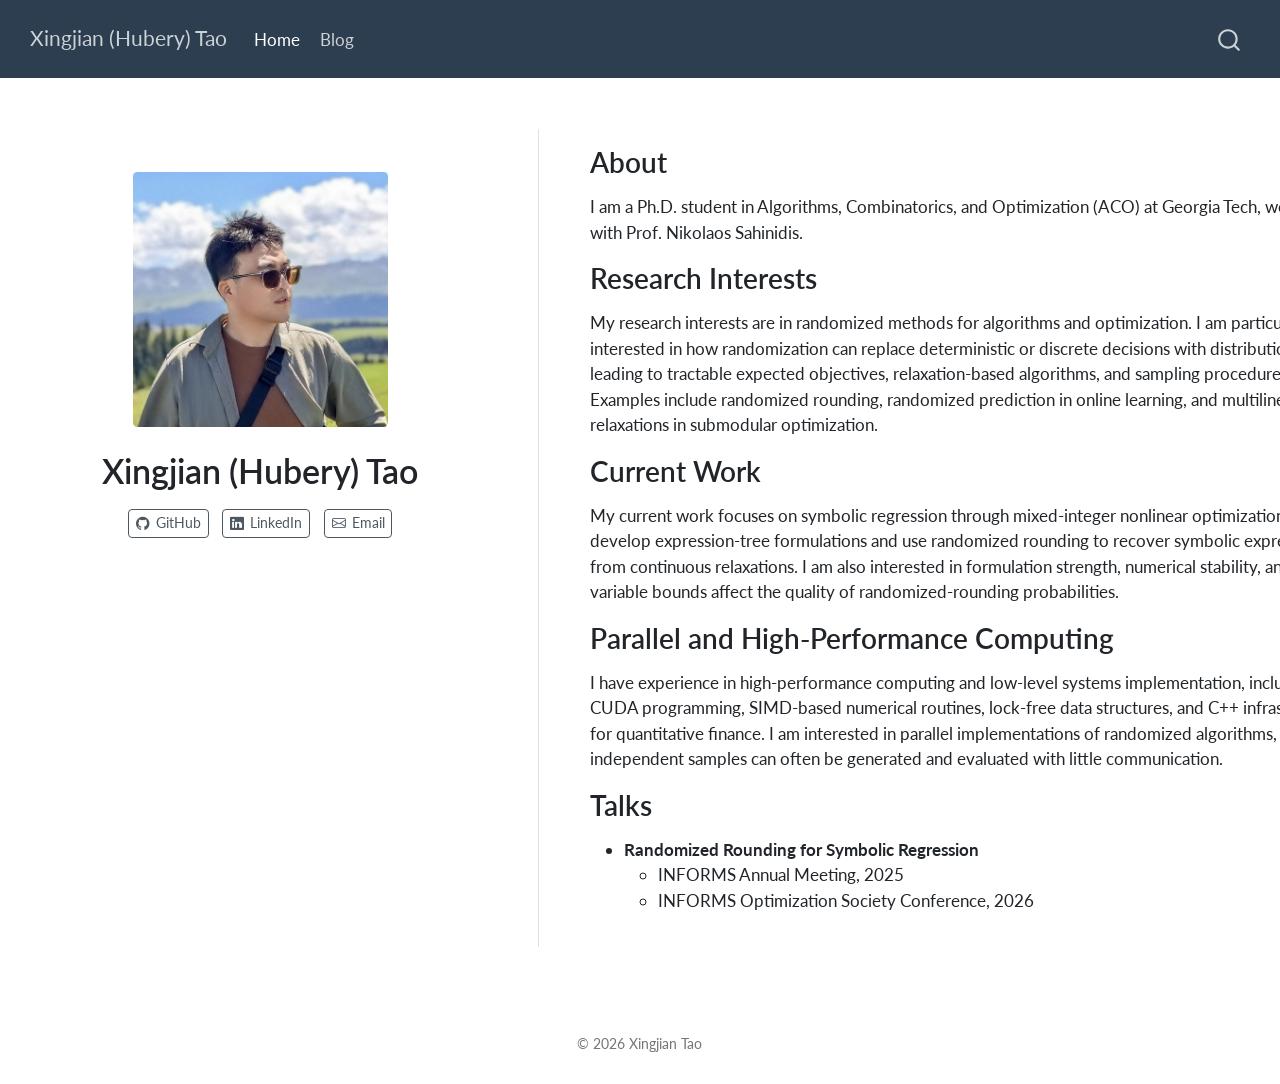
<file: docs/index.html>
<!DOCTYPE html>
<html xmlns="http://www.w3.org/1999/xhtml" lang="en" xml:lang="en"><head>

<meta charset="utf-8">
<meta name="generator" content="quarto-1.9.37">

<meta name="viewport" content="width=device-width, initial-scale=1.0, user-scalable=yes">


<title>Xingjian (Hubery) Tao</title>
<style>
/* Default styles provided by pandoc.
** See https://pandoc.org/MANUAL.html#variables-for-html for config info.
*/
code{white-space: pre-wrap;}
span.smallcaps{font-variant: small-caps;}
div.columns{display: flex; gap: min(4vw, 1.5em);}
div.column{flex: auto; overflow-x: auto;}
div.hanging-indent{margin-left: 1.5em; text-indent: -1.5em;}
ul.task-list{list-style: none;}
ul.task-list li input[type="checkbox"] {
  width: 0.8em;
  margin: 0 0.8em 0.2em -1em; /* quarto-specific, see https://github.com/quarto-dev/quarto-cli/issues/4556 */ 
  vertical-align: middle;
}
</style>


<script src="site_libs/quarto-nav/quarto-nav.js"></script>
<script src="site_libs/quarto-nav/headroom.min.js"></script>
<script src="site_libs/clipboard/clipboard.min.js"></script>
<script src="site_libs/quarto-search/autocomplete.umd.js"></script>
<script src="site_libs/quarto-search/fuse.min.js"></script>
<script src="site_libs/quarto-search/quarto-search.js"></script>
<meta name="quarto:offset" content="./">
<script src="site_libs/quarto-html/quarto.js" type="module"></script>
<script src="site_libs/quarto-html/tabsets/tabsets.js" type="module"></script>
<script src="site_libs/quarto-html/popper.min.js"></script>
<script src="site_libs/quarto-html/tippy.umd.min.js"></script>
<link href="site_libs/quarto-html/tippy.css" rel="stylesheet">
<link href="site_libs/quarto-html/quarto-syntax-highlighting-7f8f88aac4f3542376d5c11b86a4c14d.css" rel="stylesheet" id="quarto-text-highlighting-styles">
<script src="site_libs/bootstrap/bootstrap.min.js"></script>
<link href="site_libs/bootstrap/bootstrap-icons.css" rel="stylesheet">
<link href="site_libs/bootstrap/bootstrap-6033a600180109c3731f6a886c29932c.min.css" rel="stylesheet" append-hash="true" id="quarto-bootstrap" data-mode="light">
<script id="quarto-search-options" type="application/json">{
  "location": "navbar",
  "copy-button": false,
  "collapse-after": 3,
  "panel-placement": "end",
  "type": "overlay",
  "limit": 50,
  "keyboard-shortcut": [
    "f",
    "/",
    "s"
  ],
  "show-item-context": false,
  "language": {
    "search-no-results-text": "No results",
    "search-matching-documents-text": "matching documents",
    "search-copy-link-title": "Copy link to search",
    "search-hide-matches-text": "Hide additional matches",
    "search-more-match-text": "more match in this document",
    "search-more-matches-text": "more matches in this document",
    "search-clear-button-title": "Clear",
    "search-text-placeholder": "",
    "search-detached-cancel-button-title": "Cancel",
    "search-submit-button-title": "Submit",
    "search-label": "Search"
  }
}</script>


<link rel="stylesheet" href="styles.css">
</head>

<body class="nav-fixed quarto-light">

<div id="quarto-search-results"></div>
  <header id="quarto-header" class="headroom fixed-top">
    <nav class="navbar navbar-expand-lg " data-bs-theme="dark">
      <div class="navbar-container container-fluid">
      <div class="navbar-brand-container mx-auto">
    <a class="navbar-brand" href="./index.html">
    <span class="navbar-title">Xingjian (Hubery) Tao</span>
    </a>
  </div>
            <div id="quarto-search" class="" title="Search"></div>
          <button class="navbar-toggler" type="button" data-bs-toggle="collapse" data-bs-target="#navbarCollapse" aria-controls="navbarCollapse" role="menu" aria-expanded="false" aria-label="Toggle navigation" onclick="if (window.quartoToggleHeadroom) { window.quartoToggleHeadroom(); }">
  <span class="navbar-toggler-icon"></span>
</button>
          <div class="collapse navbar-collapse" id="navbarCollapse">
            <ul class="navbar-nav navbar-nav-scroll me-auto">
  <li class="nav-item">
    <a class="nav-link active" href="./index.html" aria-current="page"> 
<span class="menu-text">Home</span></a>
  </li>  
  <li class="nav-item">
    <a class="nav-link" href="./blog.html"> 
<span class="menu-text">Blog</span></a>
  </li>  
</ul>
          </div> <!-- /navcollapse -->
            <div class="quarto-navbar-tools">
</div>
      </div> <!-- /container-fluid -->
    </nav>
</header>
<!-- content -->
<div id="quarto-content" class="quarto-container page-columns page-rows-contents page-layout-full page-navbar">
<!-- sidebar -->
<!-- margin-sidebar -->
    
<!-- main -->
<div class="quarto-about-trestles page-columns page-full column-body">
  <div class="about-entity">
    <img src="figs/travel_avatar.jpg" class="about-image
  rounded " style="width: 15em;">
<header id="title-block-header" class="quarto-title-block default">
<div class="quarto-title">
<h1 class="title">Xingjian (Hubery) Tao</h1>
</div>
<div class="quarto-title-meta column-body">
  </div>
</header>
    <div class="about-links">
  <a href="https://github.com/hubery-tao" class="about-link" rel="" target="">
    <i class="bi bi-github"></i>
     <span class="about-link-text">GitHub</span>
  </a>
  <a href="https://www.linkedin.com/in/hubery-tao/" class="about-link" rel="" target="">
    <i class="bi bi-linkedin"></i>
     <span class="about-link-text">LinkedIn</span>
  </a>
  <a href="mailto:huberytao@outlook.com" class="about-link" rel="" target="">
    <i class="bi bi-envelope"></i>
     <span class="about-link-text">Email</span>
  </a>
</div>
  </div>
  <div class="about-contents page-columns page-full"><main class="content page-columns page-full column-body" id="quarto-document-content">
<div class="column-page">
<section id="about" class="level2">
<h2 data-anchor-id="about">About</h2>
<p>I am a Ph.D.&nbsp;student in Algorithms, Combinatorics, and Optimization (ACO) at Georgia Tech, working with Prof.&nbsp;Nikolaos Sahinidis.</p>
</section>
<section id="research-interests" class="level2">
<h2 data-anchor-id="research-interests">Research Interests</h2>
<p>My research interests are in randomized methods for algorithms and optimization. I am particularly interested in how randomization can replace deterministic or discrete decisions with distributions, leading to tractable expected objectives, relaxation-based algorithms, and sampling procedures. Examples include randomized rounding, randomized prediction in online learning, and multilinear relaxations in submodular optimization.</p>
</section>
<section id="current-work" class="level2">
<h2 data-anchor-id="current-work">Current Work</h2>
<p>My current work focuses on symbolic regression through mixed-integer nonlinear optimization. I develop expression-tree formulations and use randomized rounding to recover symbolic expressions from continuous relaxations. I am also interested in formulation strength, numerical stability, and how variable bounds affect the quality of randomized-rounding probabilities.</p>
</section>
<section id="parallel-and-high-performance-computing" class="level2">
<h2 data-anchor-id="parallel-and-high-performance-computing">Parallel and High-Performance Computing</h2>
<p>I have experience in high-performance computing and low-level systems implementation, including CUDA programming, SIMD-based numerical routines, lock-free data structures, and C++ infrastructure for quantitative finance. I am interested in parallel implementations of randomized algorithms, where independent samples can often be generated and evaluated with little communication.</p>
</section>
<section id="talks" class="level2">
<h2 data-anchor-id="talks">Talks</h2>
<ul>
<li><strong>Randomized Rounding for Symbolic Regression</strong>
<ul>
<li>INFORMS Annual Meeting, 2025</li>
<li>INFORMS Optimization Society Conference, 2026</li>
</ul></li>
</ul>
</section>
</div>


</main></div>
</div>
 <!-- /main -->
<script id="quarto-html-after-body" type="application/javascript">
  window.document.addEventListener("DOMContentLoaded", function (event) {
    const isCodeAnnotation = (el) => {
      for (const clz of el.classList) {
        if (clz.startsWith('code-annotation-')) {                     
          return true;
        }
      }
      return false;
    }
    const onCopySuccess = function(e) {
      // button target
      const button = e.trigger;
      // don't keep focus
      button.blur();
      // flash "checked"
      button.classList.add('code-copy-button-checked');
      var currentTitle = button.getAttribute("title");
      button.setAttribute("title", "Copied!");
      let tooltip;
      if (window.bootstrap) {
        button.setAttribute("data-bs-toggle", "tooltip");
        button.setAttribute("data-bs-placement", "left");
        button.setAttribute("data-bs-title", "Copied!");
        tooltip = new bootstrap.Tooltip(button, 
          { trigger: "manual", 
            customClass: "code-copy-button-tooltip",
            offset: [0, -8]});
        tooltip.show();    
      }
      setTimeout(function() {
        if (tooltip) {
          tooltip.hide();
          button.removeAttribute("data-bs-title");
          button.removeAttribute("data-bs-toggle");
          button.removeAttribute("data-bs-placement");
        }
        button.setAttribute("title", currentTitle);
        button.classList.remove('code-copy-button-checked');
      }, 1000);
      // clear code selection
      e.clearSelection();
    }
    const getTextToCopy = function(trigger) {
      const outerScaffold = trigger.parentElement.cloneNode(true);
      const codeEl = outerScaffold.querySelector('code');
      for (const childEl of codeEl.children) {
        if (isCodeAnnotation(childEl)) {
          childEl.remove();
        }
      }
      return codeEl.innerText;
    }
    const clipboard = new window.ClipboardJS('.code-copy-button:not([data-in-quarto-modal])', {
      text: getTextToCopy
    });
    clipboard.on('success', onCopySuccess);
    if (window.document.getElementById('quarto-embedded-source-code-modal')) {
      const clipboardModal = new window.ClipboardJS('.code-copy-button[data-in-quarto-modal]', {
        text: getTextToCopy,
        container: window.document.getElementById('quarto-embedded-source-code-modal')
      });
      clipboardModal.on('success', onCopySuccess);
    }
      var localhostRegex = new RegExp(/^(?:http|https):\/\/localhost\:?[0-9]*\//);
      var mailtoRegex = new RegExp(/^mailto:/);
        var filterRegex = new RegExp("https:\/\/hubery-tao\.github\.io");
      var isInternal = (href) => {
          return filterRegex.test(href) || localhostRegex.test(href) || mailtoRegex.test(href);
      }
      // Inspect non-navigation links and adorn them if external
     var links = window.document.querySelectorAll('a[href]:not(.nav-link):not(.navbar-brand):not(.toc-action):not(.sidebar-link):not(.sidebar-item-toggle):not(.pagination-link):not(.no-external):not([aria-hidden]):not(.dropdown-item):not(.quarto-navigation-tool):not(.about-link)');
      for (var i=0; i<links.length; i++) {
        const link = links[i];
        if (!isInternal(link.href)) {
          // undo the damage that might have been done by quarto-nav.js in the case of
          // links that we want to consider external
          if (link.dataset.originalHref !== undefined) {
            link.href = link.dataset.originalHref;
          }
        }
      }
    function tippyHover(el, contentFn, onTriggerFn, onUntriggerFn) {
      const config = {
        allowHTML: true,
        maxWidth: 500,
        delay: 100,
        arrow: false,
        appendTo: function(el) {
            return el.parentElement;
        },
        interactive: true,
        interactiveBorder: 10,
        theme: 'quarto',
        placement: 'bottom-start',
      };
      if (contentFn) {
        config.content = contentFn;
      }
      if (onTriggerFn) {
        config.onTrigger = onTriggerFn;
      }
      if (onUntriggerFn) {
        config.onUntrigger = onUntriggerFn;
      }
      window.tippy(el, config); 
    }
    const noterefs = window.document.querySelectorAll('a[role="doc-noteref"]');
    for (var i=0; i<noterefs.length; i++) {
      const ref = noterefs[i];
      tippyHover(ref, function() {
        // use id or data attribute instead here
        let href = ref.getAttribute('data-footnote-href') || ref.getAttribute('href');
        try { href = new URL(href).hash; } catch {}
        const id = href.replace(/^#\/?/, "");
        const note = window.document.getElementById(id);
        if (note) {
          return note.innerHTML;
        } else {
          return "";
        }
      });
    }
    const xrefs = window.document.querySelectorAll('a.quarto-xref');
    const processXRef = (id, note) => {
      // Strip column container classes
      const stripColumnClz = (el) => {
        el.classList.remove("page-full", "page-columns");
        if (el.children) {
          for (const child of el.children) {
            stripColumnClz(child);
          }
        }
      }
      stripColumnClz(note)
      if (id === null || id.startsWith('sec-')) {
        // Special case sections, only their first couple elements
        const container = document.createElement("div");
        if (note.children && note.children.length > 2) {
          container.appendChild(note.children[0].cloneNode(true));
          for (let i = 1; i < note.children.length; i++) {
            const child = note.children[i];
            if (child.tagName === "P" && child.innerText === "") {
              continue;
            } else {
              container.appendChild(child.cloneNode(true));
              break;
            }
          }
          if (window.Quarto?.typesetMath) {
            window.Quarto.typesetMath(container);
          }
          return container.innerHTML
        } else {
          if (window.Quarto?.typesetMath) {
            window.Quarto.typesetMath(note);
          }
          return note.innerHTML;
        }
      } else {
        // Remove any anchor links if they are present
        const anchorLink = note.querySelector('a.anchorjs-link');
        if (anchorLink) {
          anchorLink.remove();
        }
        if (window.Quarto?.typesetMath) {
          window.Quarto.typesetMath(note);
        }
        if (note.classList.contains("callout")) {
          return note.outerHTML;
        } else {
          return note.innerHTML;
        }
      }
    }
    for (var i=0; i<xrefs.length; i++) {
      const xref = xrefs[i];
      tippyHover(xref, undefined, function(instance) {
        instance.disable();
        let url = xref.getAttribute('href');
        let hash = undefined; 
        if (url.startsWith('#')) {
          hash = url;
        } else {
          try { hash = new URL(url).hash; } catch {}
        }
        if (hash) {
          const id = hash.replace(/^#\/?/, "");
          const note = window.document.getElementById(id);
          if (note !== null) {
            try {
              const html = processXRef(id, note.cloneNode(true));
              instance.setContent(html);
            } finally {
              instance.enable();
              instance.show();
            }
          } else {
            // See if we can fetch this
            fetch(url.split('#')[0])
            .then(res => res.text())
            .then(html => {
              const parser = new DOMParser();
              const htmlDoc = parser.parseFromString(html, "text/html");
              const note = htmlDoc.getElementById(id);
              if (note !== null) {
                const html = processXRef(id, note);
                instance.setContent(html);
              } 
            }).finally(() => {
              instance.enable();
              instance.show();
            });
          }
        } else {
          // See if we can fetch a full url (with no hash to target)
          // This is a special case and we should probably do some content thinning / targeting
          fetch(url)
          .then(res => res.text())
          .then(html => {
            const parser = new DOMParser();
            const htmlDoc = parser.parseFromString(html, "text/html");
            const note = htmlDoc.querySelector('main.content');
            if (note !== null) {
              // This should only happen for chapter cross references
              // (since there is no id in the URL)
              // remove the first header
              if (note.children.length > 0 && note.children[0].tagName === "HEADER") {
                note.children[0].remove();
              }
              const html = processXRef(null, note);
              instance.setContent(html);
            } 
          }).finally(() => {
            instance.enable();
            instance.show();
          });
        }
      }, function(instance) {
      });
    }
        let selectedAnnoteEl;
        const selectorForAnnotation = ( cell, annotation) => {
          let cellAttr = 'data-code-cell="' + cell + '"';
          let lineAttr = 'data-code-annotation="' +  annotation + '"';
          const selector = 'span[' + cellAttr + '][' + lineAttr + ']';
          return selector;
        }
        const selectCodeLines = (annoteEl) => {
          const doc = window.document;
          const targetCell = annoteEl.getAttribute("data-target-cell");
          const targetAnnotation = annoteEl.getAttribute("data-target-annotation");
          const annoteSpan = window.document.querySelector(selectorForAnnotation(targetCell, targetAnnotation));
          const lines = annoteSpan.getAttribute("data-code-lines").split(",");
          const lineIds = lines.map((line) => {
            return targetCell + "-" + line;
          })
          let top = null;
          let height = null;
          let parent = null;
          if (lineIds.length > 0) {
              //compute the position of the single el (top and bottom and make a div)
              const el = window.document.getElementById(lineIds[0]);
              top = el.offsetTop;
              height = el.offsetHeight;
              parent = el.parentElement.parentElement;
            if (lineIds.length > 1) {
              const lastEl = window.document.getElementById(lineIds[lineIds.length - 1]);
              const bottom = lastEl.offsetTop + lastEl.offsetHeight;
              height = bottom - top;
            }
            if (top !== null && height !== null && parent !== null) {
              // cook up a div (if necessary) and position it 
              let div = window.document.getElementById("code-annotation-line-highlight");
              if (div === null) {
                div = window.document.createElement("div");
                div.setAttribute("id", "code-annotation-line-highlight");
                div.style.position = 'absolute';
                parent.appendChild(div);
              }
              div.style.top = top - 2 + "px";
              div.style.height = height + 4 + "px";
              div.style.left = 0;
              let gutterDiv = window.document.getElementById("code-annotation-line-highlight-gutter");
              if (gutterDiv === null) {
                gutterDiv = window.document.createElement("div");
                gutterDiv.setAttribute("id", "code-annotation-line-highlight-gutter");
                gutterDiv.style.position = 'absolute';
                const codeCell = window.document.getElementById(targetCell);
                const gutter = codeCell.querySelector('.code-annotation-gutter');
                gutter.appendChild(gutterDiv);
              }
              gutterDiv.style.top = top - 2 + "px";
              gutterDiv.style.height = height + 4 + "px";
            }
            selectedAnnoteEl = annoteEl;
          }
        };
        const unselectCodeLines = () => {
          const elementsIds = ["code-annotation-line-highlight", "code-annotation-line-highlight-gutter"];
          elementsIds.forEach((elId) => {
            const div = window.document.getElementById(elId);
            if (div) {
              div.remove();
            }
          });
          selectedAnnoteEl = undefined;
        };
          // Handle positioning of the toggle
      window.addEventListener(
        "resize",
        throttle(() => {
          elRect = undefined;
          if (selectedAnnoteEl) {
            selectCodeLines(selectedAnnoteEl);
          }
        }, 10)
      );
      function throttle(fn, ms) {
      let throttle = false;
      let timer;
        return (...args) => {
          if(!throttle) { // first call gets through
              fn.apply(this, args);
              throttle = true;
          } else { // all the others get throttled
              if(timer) clearTimeout(timer); // cancel #2
              timer = setTimeout(() => {
                fn.apply(this, args);
                timer = throttle = false;
              }, ms);
          }
        };
      }
        // Attach click handler to the DT
        const annoteDls = window.document.querySelectorAll('dt[data-target-cell]');
        for (const annoteDlNode of annoteDls) {
          annoteDlNode.addEventListener('click', (event) => {
            const clickedEl = event.target;
            if (clickedEl !== selectedAnnoteEl) {
              unselectCodeLines();
              const activeEl = window.document.querySelector('dt[data-target-cell].code-annotation-active');
              if (activeEl) {
                activeEl.classList.remove('code-annotation-active');
              }
              selectCodeLines(clickedEl);
              clickedEl.classList.add('code-annotation-active');
            } else {
              // Unselect the line
              unselectCodeLines();
              clickedEl.classList.remove('code-annotation-active');
            }
          });
        }
    const findCites = (el) => {
      const parentEl = el.parentElement;
      if (parentEl) {
        const cites = parentEl.dataset.cites;
        if (cites) {
          return {
            el,
            cites: cites.split(' ')
          };
        } else {
          return findCites(el.parentElement)
        }
      } else {
        return undefined;
      }
    };
    var bibliorefs = window.document.querySelectorAll('a[role="doc-biblioref"]');
    for (var i=0; i<bibliorefs.length; i++) {
      const ref = bibliorefs[i];
      const citeInfo = findCites(ref);
      if (citeInfo) {
        tippyHover(citeInfo.el, function() {
          var popup = window.document.createElement('div');
          citeInfo.cites.forEach(function(cite) {
            var citeDiv = window.document.createElement('div');
            citeDiv.classList.add('hanging-indent');
            citeDiv.classList.add('csl-entry');
            var biblioDiv = window.document.getElementById('ref-' + cite);
            if (biblioDiv) {
              citeDiv.innerHTML = biblioDiv.innerHTML;
            }
            popup.appendChild(citeDiv);
          });
          return popup.innerHTML;
        });
      }
    }
  });
  </script>
</div> <!-- /content -->
<footer class="footer">
  <div class="nav-footer">
    <div class="nav-footer-left">
      &nbsp;
    </div>   
    <div class="nav-footer-center">
<p>© 2026 Xingjian Tao</p>
</div>
    <div class="nav-footer-right">
      &nbsp;
    </div>
  </div>
</footer>




</body></html>
</file>
<file: docs/site_libs/quarto-html/tippy.css>
.tippy-box[data-animation=fade][data-state=hidden]{opacity:0}[data-tippy-root]{max-width:calc(100vw - 10px)}.tippy-box{position:relative;background-color:#333;color:#fff;border-radius:4px;font-size:14px;line-height:1.4;white-space:normal;outline:0;transition-property:transform,visibility,opacity}.tippy-box[data-placement^=top]>.tippy-arrow{bottom:0}.tippy-box[data-placement^=top]>.tippy-arrow:before{bottom:-7px;left:0;border-width:8px 8px 0;border-top-color:initial;transform-origin:center top}.tippy-box[data-placement^=bottom]>.tippy-arrow{top:0}.tippy-box[data-placement^=bottom]>.tippy-arrow:before{top:-7px;left:0;border-width:0 8px 8px;border-bottom-color:initial;transform-origin:center bottom}.tippy-box[data-placement^=left]>.tippy-arrow{right:0}.tippy-box[data-placement^=left]>.tippy-arrow:before{border-width:8px 0 8px 8px;border-left-color:initial;right:-7px;transform-origin:center left}.tippy-box[data-placement^=right]>.tippy-arrow{left:0}.tippy-box[data-placement^=right]>.tippy-arrow:before{left:-7px;border-width:8px 8px 8px 0;border-right-color:initial;transform-origin:center right}.tippy-box[data-inertia][data-state=visible]{transition-timing-function:cubic-bezier(.54,1.5,.38,1.11)}.tippy-arrow{width:16px;height:16px;color:#333}.tippy-arrow:before{content:"";position:absolute;border-color:transparent;border-style:solid}.tippy-content{position:relative;padding:5px 9px;z-index:1}
</file>
<file: docs/site_libs/quarto-html/quarto-syntax-highlighting-7f8f88aac4f3542376d5c11b86a4c14d.css>
/* quarto syntax highlight colors */
:root {
  --quarto-hl-ot-color: #003B4F;
  --quarto-hl-at-color: #657422;
  --quarto-hl-ss-color: #20794D;
  --quarto-hl-an-color: #5E5E5E;
  --quarto-hl-fu-color: #4758AB;
  --quarto-hl-st-color: #20794D;
  --quarto-hl-cf-color: #003B4F;
  --quarto-hl-op-color: #5E5E5E;
  --quarto-hl-er-color: #AD0000;
  --quarto-hl-bn-color: #AD0000;
  --quarto-hl-al-color: #AD0000;
  --quarto-hl-va-color: #111111;
  --quarto-hl-bu-color: inherit;
  --quarto-hl-ex-color: inherit;
  --quarto-hl-pp-color: #AD0000;
  --quarto-hl-in-color: #5E5E5E;
  --quarto-hl-vs-color: #20794D;
  --quarto-hl-wa-color: #5E5E5E;
  --quarto-hl-do-color: #5E5E5E;
  --quarto-hl-im-color: #00769E;
  --quarto-hl-ch-color: #20794D;
  --quarto-hl-dt-color: #AD0000;
  --quarto-hl-fl-color: #AD0000;
  --quarto-hl-co-color: #5E5E5E;
  --quarto-hl-cv-color: #5E5E5E;
  --quarto-hl-cn-color: #8f5902;
  --quarto-hl-sc-color: #5E5E5E;
  --quarto-hl-dv-color: #AD0000;
  --quarto-hl-kw-color: #003B4F;
}

/* other quarto variables */
:root {
  --quarto-font-monospace: SFMono-Regular, Menlo, Monaco, Consolas, "Liberation Mono", "Courier New", monospace;
}

/* syntax highlight based on Pandoc's rules */
pre > code.sourceCode > span {
  color: #003B4F;
}

code.sourceCode > span {
  color: #003B4F;
}

div.sourceCode,
div.sourceCode pre.sourceCode {
  color: #003B4F;
}

/* Normal */
code span {
  color: #003B4F;
}

/* Alert */
code span.al {
  color: #AD0000;
  font-style: inherit;
}

/* Annotation */
code span.an {
  color: #5E5E5E;
  font-style: inherit;
}

/* Attribute */
code span.at {
  color: #657422;
  font-style: inherit;
}

/* BaseN */
code span.bn {
  color: #AD0000;
  font-style: inherit;
}

/* BuiltIn */
code span.bu {
  font-style: inherit;
}

/* ControlFlow */
code span.cf {
  color: #003B4F;
  font-weight: bold;
  font-style: inherit;
}

/* Char */
code span.ch {
  color: #20794D;
  font-style: inherit;
}

/* Constant */
code span.cn {
  color: #8f5902;
  font-style: inherit;
}

/* Comment */
code span.co {
  color: #5E5E5E;
  font-style: inherit;
}

/* CommentVar */
code span.cv {
  color: #5E5E5E;
  font-style: italic;
}

/* Documentation */
code span.do {
  color: #5E5E5E;
  font-style: italic;
}

/* DataType */
code span.dt {
  color: #AD0000;
  font-style: inherit;
}

/* DecVal */
code span.dv {
  color: #AD0000;
  font-style: inherit;
}

/* Error */
code span.er {
  color: #AD0000;
  font-style: inherit;
}

/* Extension */
code span.ex {
  font-style: inherit;
}

/* Float */
code span.fl {
  color: #AD0000;
  font-style: inherit;
}

/* Function */
code span.fu {
  color: #4758AB;
  font-style: inherit;
}

/* Import */
code span.im {
  color: #00769E;
  font-style: inherit;
}

/* Information */
code span.in {
  color: #5E5E5E;
  font-style: inherit;
}

/* Keyword */
code span.kw {
  color: #003B4F;
  font-weight: bold;
  font-style: inherit;
}

/* Operator */
code span.op {
  color: #5E5E5E;
  font-style: inherit;
}

/* Other */
code span.ot {
  color: #003B4F;
  font-style: inherit;
}

/* Preprocessor */
code span.pp {
  color: #AD0000;
  font-style: inherit;
}

/* SpecialChar */
code span.sc {
  color: #5E5E5E;
  font-style: inherit;
}

/* SpecialString */
code span.ss {
  color: #20794D;
  font-style: inherit;
}

/* String */
code span.st {
  color: #20794D;
  font-style: inherit;
}

/* Variable */
code span.va {
  color: #111111;
  font-style: inherit;
}

/* VerbatimString */
code span.vs {
  color: #20794D;
  font-style: inherit;
}

/* Warning */
code span.wa {
  color: #5E5E5E;
  font-style: italic;
}

.prevent-inlining {
  content: "</";
}

/*# sourceMappingURL=789ad8cd35626ba772517505b42a116e.css.map */
</file>
<file: docs/styles.css>
/* Only narrow the about page/homepage */
.quarto-about-trestles {
  max-width: 1500px;
  margin-left: auto;
  margin-right: auto;
}

/* Place the profile card slightly above center without consuming a full screen. */
@media (min-width: 992px) {
  .quarto-about-trestles {
    align-items: flex-start;
    padding-top: 2em !important;
  }

  .quarto-about-trestles .about-entity {
    position: sticky;
    top: 5rem;
    justify-content: flex-start;
    padding-top: 2.5rem;
  }

  .quarto-about-trestles .about-contents {
    padding-top: 0;
  }

  .quarto-about-trestles .about-contents h2 {
    margin-top: 1rem;
    margin-bottom: 0.35rem;
  }

  .quarto-about-trestles .about-contents p {
    margin-bottom: 0.65rem;
  }
}

@media (max-width: 991.98px) {
  .quarto-about-trestles .about-entity {
    padding-top: 1.5rem;
  }
}
</file>
